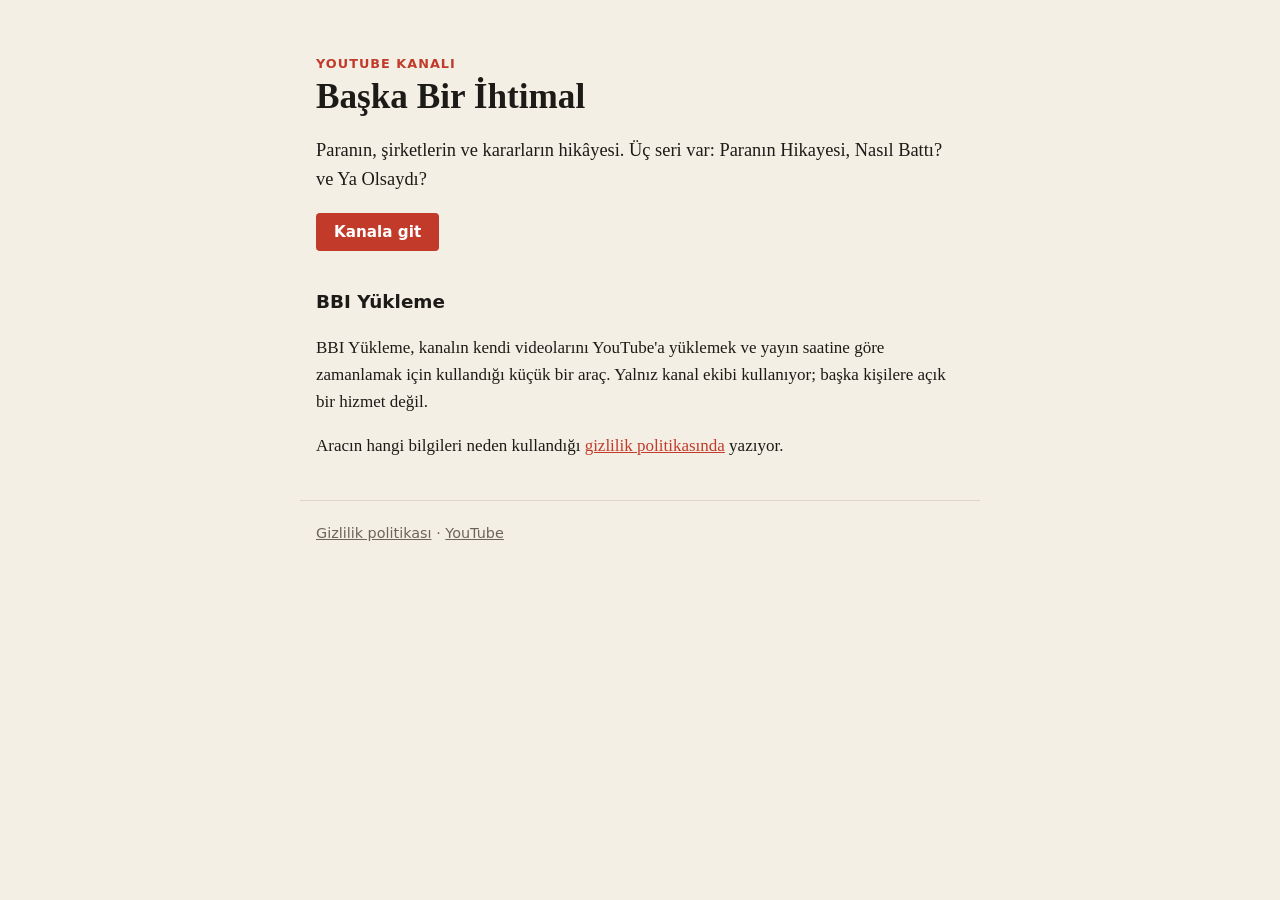
<file: index.html>
<!doctype html>
<html lang="tr">
<head>
<meta charset="utf-8">
<meta name="viewport" content="width=device-width, initial-scale=1">
<title>Başka Bir İhtimal</title>
<meta name="description" content="Başka Bir İhtimal: paranın, şirketlerin ve kararların hikâyesini anlatan YouTube kanalı.">
<link rel="stylesheet" href="stil.css">
</head>
<body>
<main>
  <p class="ust">YouTube kanalı</p>
  <h1>Başka Bir İhtimal</h1>
  <p class="giris">Paranın, şirketlerin ve kararların hikâyesi. Üç seri var: Paranın Hikayesi, Nasıl Battı? ve Ya Olsaydı?</p>
  <p><a class="dugme" href="https://www.youtube.com/@baskabirihtimaltv">Kanala git</a></p>

  <h2>BBI Yükleme</h2>
  <p>BBI Yükleme, kanalın kendi videolarını YouTube'a yüklemek ve yayın saatine göre zamanlamak için kullandığı küçük bir araç. Yalnız kanal ekibi kullanıyor; başka kişilere açık bir hizmet değil.</p>
  <p>Aracın hangi bilgileri neden kullandığı <a href="gizlilik.html">gizlilik politikasında</a> yazıyor.</p>
</main>
<footer>
  <a href="gizlilik.html">Gizlilik politikası</a> · <a href="https://www.youtube.com/@baskabirihtimaltv">YouTube</a>
</footer>
</body>
</html>
</file>
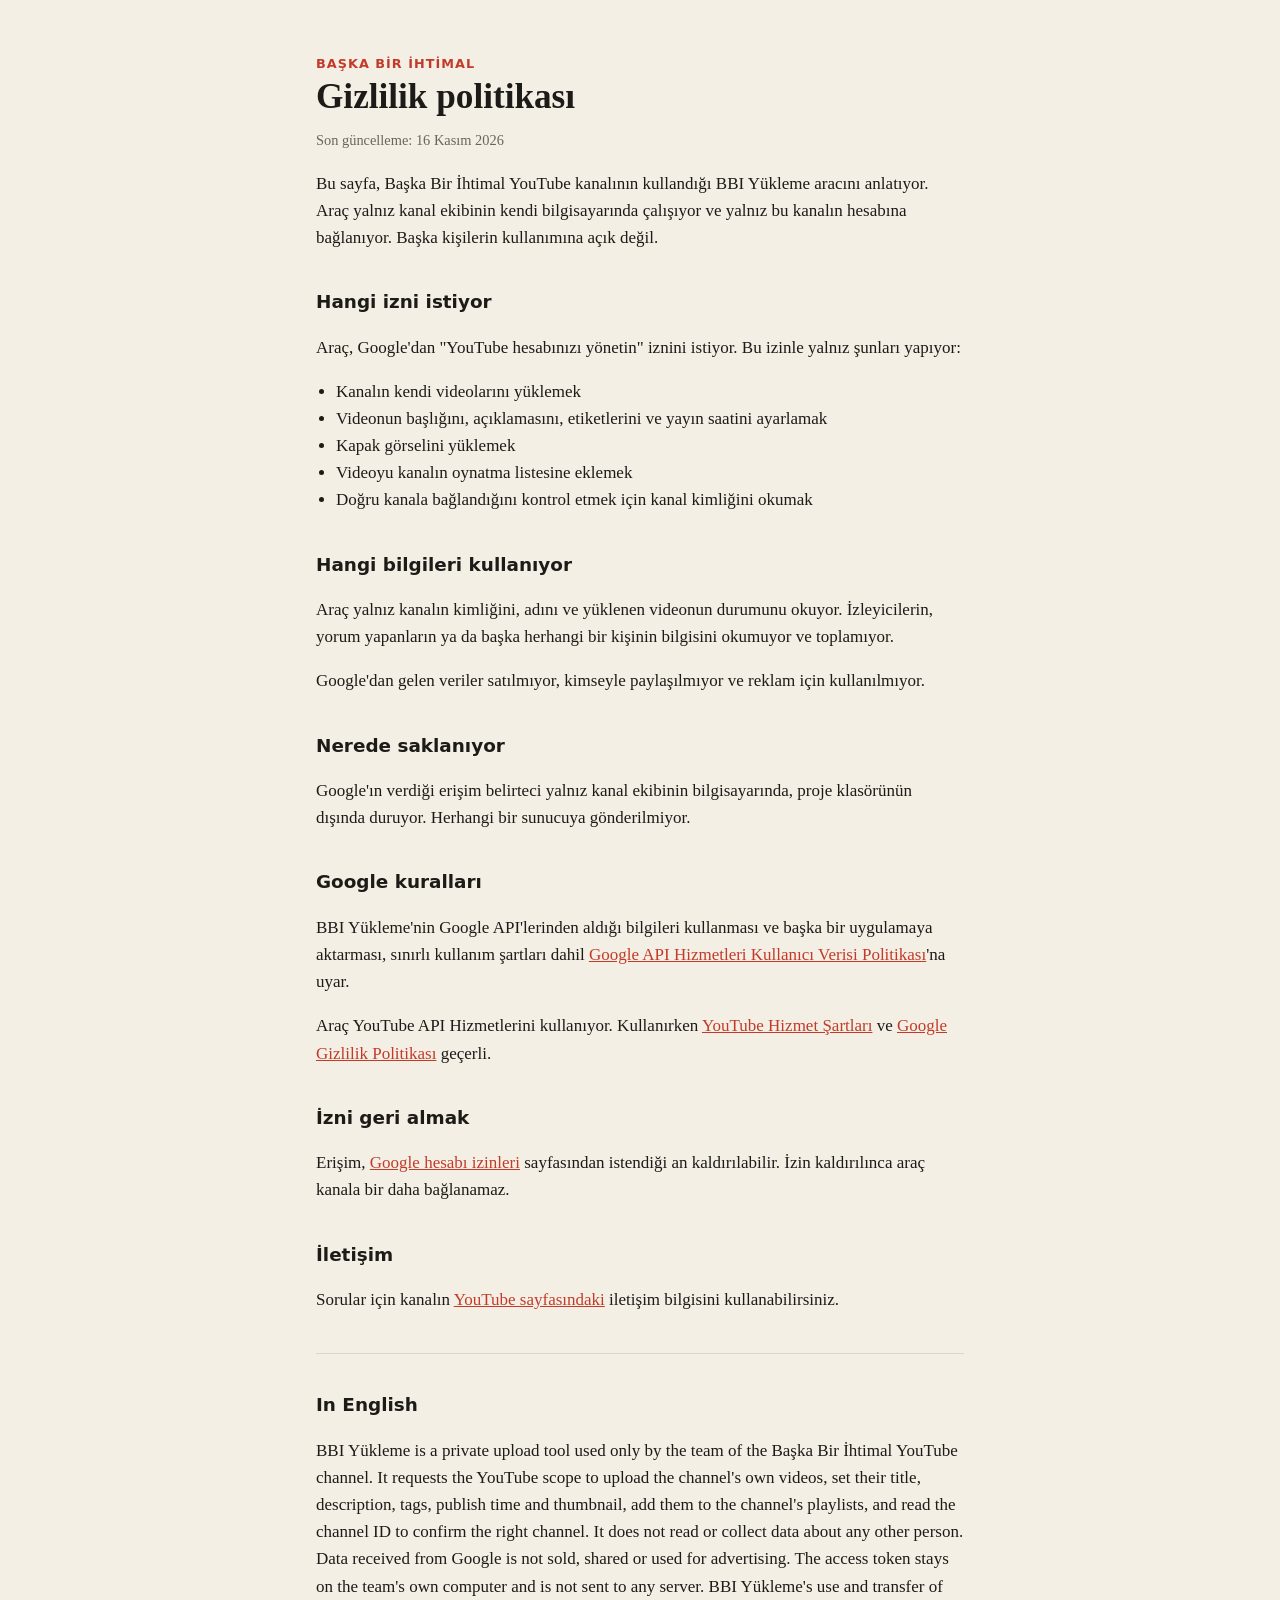
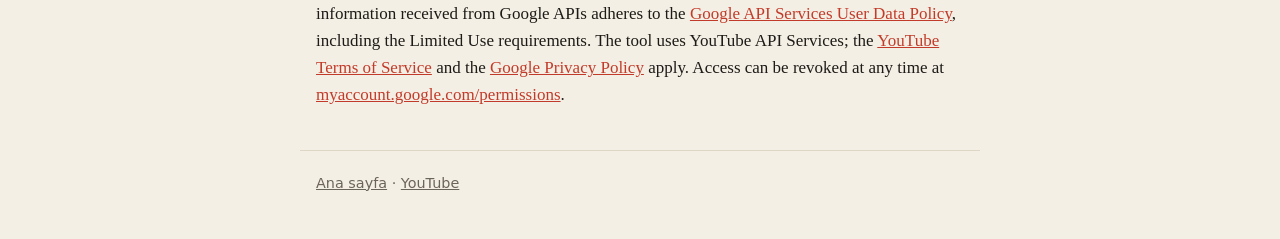
<file: gizlilik.html>
<!doctype html>
<html lang="tr">
<head>
<meta charset="utf-8">
<meta name="viewport" content="width=device-width, initial-scale=1">
<title>Gizlilik Politikası · Başka Bir İhtimal</title>
<link rel="stylesheet" href="stil.css">
</head>
<body>
<main>
  <p class="ust"><a href="index.html">Başka Bir İhtimal</a></p>
  <h1>Gizlilik politikası</h1>
  <p class="tarih">Son güncelleme: 16 Kasım 2026</p>

  <p>Bu sayfa, Başka Bir İhtimal YouTube kanalının kullandığı BBI Yükleme aracını anlatıyor. Araç yalnız kanal ekibinin kendi bilgisayarında çalışıyor ve yalnız bu kanalın hesabına bağlanıyor. Başka kişilerin kullanımına açık değil.</p>

  <h2>Hangi izni istiyor</h2>
  <p>Araç, Google'dan "YouTube hesabınızı yönetin" iznini istiyor. Bu izinle yalnız şunları yapıyor:</p>
  <ul>
    <li>Kanalın kendi videolarını yüklemek</li>
    <li>Videonun başlığını, açıklamasını, etiketlerini ve yayın saatini ayarlamak</li>
    <li>Kapak görselini yüklemek</li>
    <li>Videoyu kanalın oynatma listesine eklemek</li>
    <li>Doğru kanala bağlandığını kontrol etmek için kanal kimliğini okumak</li>
  </ul>

  <h2>Hangi bilgileri kullanıyor</h2>
  <p>Araç yalnız kanalın kimliğini, adını ve yüklenen videonun durumunu okuyor. İzleyicilerin, yorum yapanların ya da başka herhangi bir kişinin bilgisini okumuyor ve toplamıyor.</p>
  <p>Google'dan gelen veriler satılmıyor, kimseyle paylaşılmıyor ve reklam için kullanılmıyor.</p>

  <h2>Nerede saklanıyor</h2>
  <p>Google'ın verdiği erişim belirteci yalnız kanal ekibinin bilgisayarında, proje klasörünün dışında duruyor. Herhangi bir sunucuya gönderilmiyor.</p>

  <h2>Google kuralları</h2>
  <p>BBI Yükleme'nin Google API'lerinden aldığı bilgileri kullanması ve başka bir uygulamaya aktarması, sınırlı kullanım şartları dahil <a href="https://developers.google.com/terms/api-services-user-data-policy">Google API Hizmetleri Kullanıcı Verisi Politikası</a>'na uyar.</p>
  <p>Araç YouTube API Hizmetlerini kullanıyor. Kullanırken <a href="https://www.youtube.com/t/terms">YouTube Hizmet Şartları</a> ve <a href="https://policies.google.com/privacy">Google Gizlilik Politikası</a> geçerli.</p>

  <h2>İzni geri almak</h2>
  <p>Erişim, <a href="https://myaccount.google.com/permissions">Google hesabı izinleri</a> sayfasından istendiği an kaldırılabilir. İzin kaldırılınca araç kanala bir daha bağlanamaz.</p>

  <h2>İletişim</h2>
  <p>Sorular için kanalın <a href="https://www.youtube.com/@baskabirihtimaltv/about">YouTube sayfasındaki</a> iletişim bilgisini kullanabilirsiniz.</p>

  <hr>
  <h2 lang="en">In English</h2>
  <p lang="en">BBI Yükleme is a private upload tool used only by the team of the Başka Bir İhtimal YouTube channel. It requests the YouTube scope to upload the channel's own videos, set their title, description, tags, publish time and thumbnail, add them to the channel's playlists, and read the channel ID to confirm the right channel. It does not read or collect data about any other person. Data received from Google is not sold, shared or used for advertising. The access token stays on the team's own computer and is not sent to any server. BBI Yükleme's use and transfer of information received from Google APIs adheres to the <a href="https://developers.google.com/terms/api-services-user-data-policy">Google API Services User Data Policy</a>, including the Limited Use requirements. The tool uses YouTube API Services; the <a href="https://www.youtube.com/t/terms">YouTube Terms of Service</a> and the <a href="https://policies.google.com/privacy">Google Privacy Policy</a> apply. Access can be revoked at any time at <a href="https://myaccount.google.com/permissions">myaccount.google.com/permissions</a>.</p>
</main>
<footer>
  <a href="index.html">Ana sayfa</a> · <a href="https://www.youtube.com/@baskabirihtimaltv">YouTube</a>
</footer>
</body>
</html>
</file>
<file: stil.css>
:root { --zemin: #f4efe4; --yazi: #1d1b18; --soluk: #6b645a; --vurgu: #c23b2a; --cizgi: #ddd5c6; }
* { box-sizing: border-box; }
body { margin: 0; background: var(--zemin); color: var(--yazi); font: 17px/1.6 Georgia, "Times New Roman", serif; }
main { max-width: 680px; margin: 0 auto; padding: 56px 16px 24px; }
h1 { font-size: 2.2rem; line-height: 1.15; margin: 0 0 12px; }
h2 { font-size: 1.15rem; margin: 36px 0 8px; font-family: system-ui, sans-serif; }
.ust { margin: 0 0 6px; font: 600 .8rem system-ui, sans-serif; letter-spacing: .08em; text-transform: uppercase; color: var(--vurgu); }
.ust a { color: inherit; text-decoration: none; }
.giris { font-size: 1.15rem; }
.tarih { color: var(--soluk); font-size: .9rem; margin-top: 0; }
a { color: var(--vurgu); }
.dugme { display: inline-block; padding: 10px 18px; background: var(--vurgu); color: #fff; text-decoration: none; border-radius: 4px; font: 600 .95rem system-ui, sans-serif; }
ul { padding-left: 20px; }
hr { border: 0; border-top: 1px solid var(--cizgi); margin: 40px 0 0; }
footer { max-width: 680px; margin: 0 auto; padding: 24px 16px 48px; border-top: 1px solid var(--cizgi); color: var(--soluk); font: .9rem system-ui, sans-serif; }
footer a { color: var(--soluk); }
</file>
